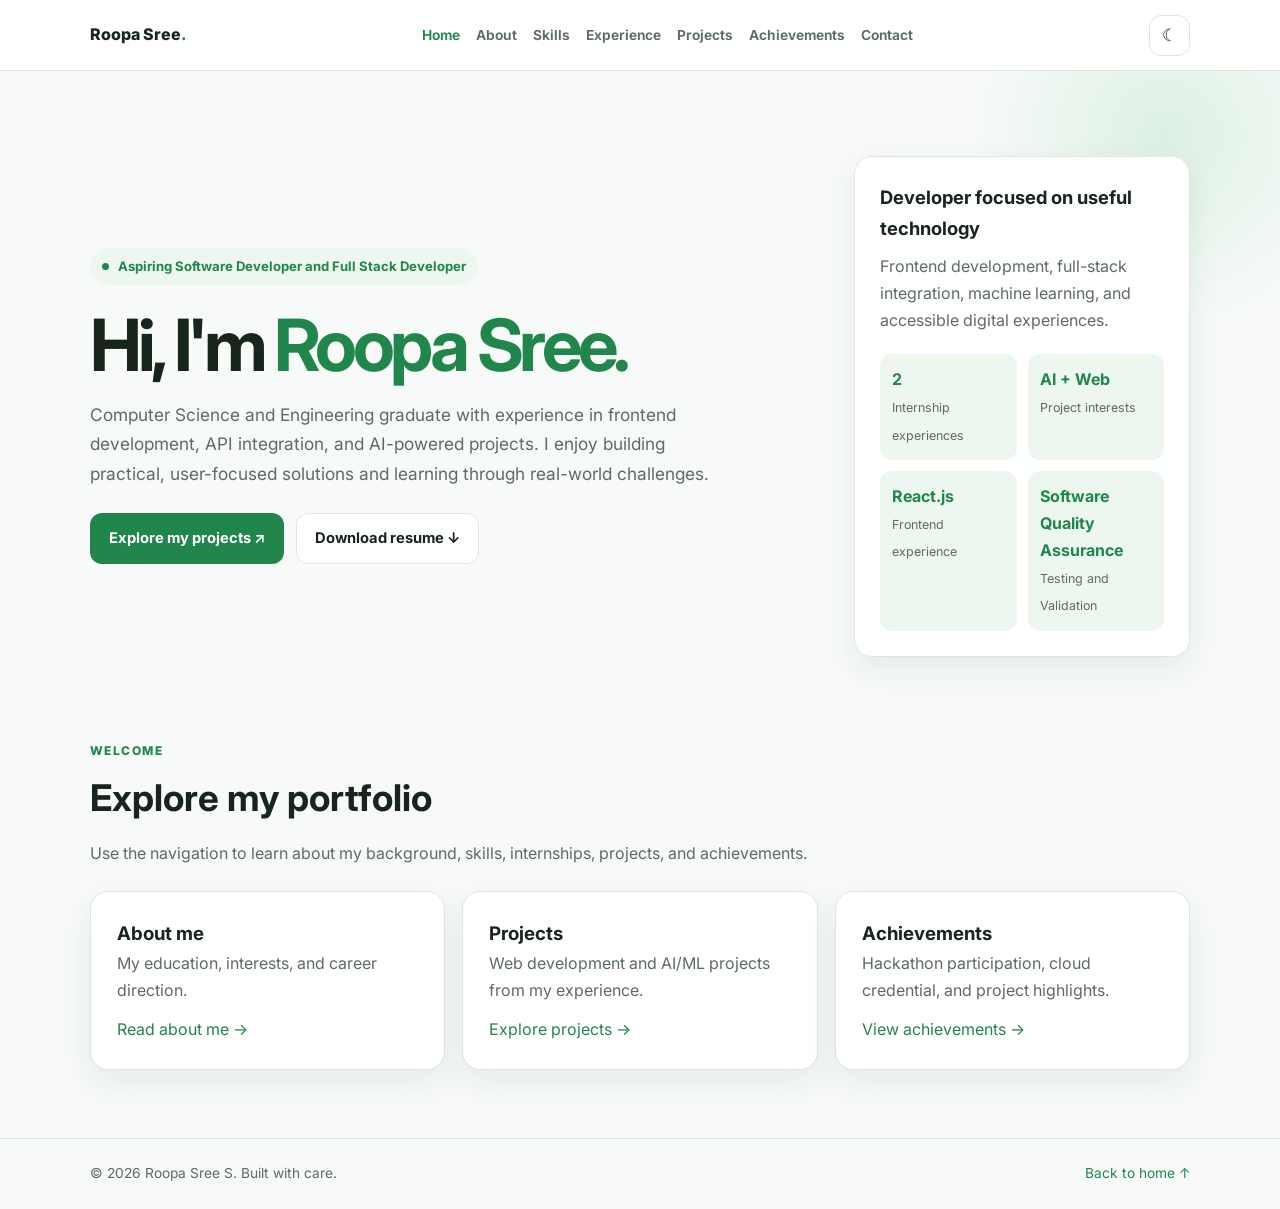
<file: roopa_multi_page_portfolio/index.html>
<!DOCTYPE html>
<html lang="en"><head>
<meta charset="UTF-8"><meta name="viewport" content="width=device-width, initial-scale=1.0">
<meta name="description" content="Portfolio of Roopa Sree S., software developer interested in frontend development, AI and machine learning.">
<title>Index | Roopa Sree S.</title>
<link rel="preconnect" href="https://fonts.googleapis.com"><link rel="preconnect" href="https://fonts.gstatic.com" crossorigin>
<link href="https://fonts.googleapis.com/css2?family=Inter:wght@400;500;600;700;800&display=swap" rel="stylesheet">
<link rel="stylesheet" href="css/style.css"><script src="js/main.js" defer></script></head><body>
<header class="site-header"><nav class="container nav-wrap" aria-label="Main navigation">
<a class="brand" href="index.html">Roopa Sree<span>.</span></a>
<ul class="nav-links" id="navLinks">
<li><a href="index.html">Home</a></li><li><a href="about.html">About</a></li>
<li><a href="skills.html">Skills</a></li>
<li><a href="experience.html">Experience</a>
</li><li><a href="projects.html">Projects</a>
</li><li><a href="achievements.html">Achievements</a>
</li><li><a href="contact.html">Contact</a></li>
</ul><div class="nav-actions"><button class="icon-btn" id="themeToggle" type="button" aria-label="Switch theme">☾</button><button class="menu-btn" id="menuToggle" type="button" aria-label="Open navigation menu" aria-expanded="false" aria-controls="navLinks">☰</button></div></nav></header><main>

<section class="hero"><div class="container hero-grid"><div class="reveal"><span class="eyebrow">Aspiring Software Developer and Full Stack Developer</span><h1>Hi, I'm <span class="highlight">Roopa Sree.</span></h1><p class="hero-copy">Computer Science and Engineering graduate with experience in frontend development, API integration, and AI-powered projects. I enjoy building practical, user-focused solutions and learning through real-world challenges.</p><div class="hero-buttons"><a class="btn btn-primary" href="projects.html">Explore my projects ↗</a><a class="btn btn-secondary" href="ROOPA SREE_I.pdf" download>Download resume ↓</a></div></div><aside class="hero-card reveal"><h2>Developer focused on useful technology</h2><p>Frontend development, full-stack integration, machine learning, and accessible digital experiences.</p><div class="quick-facts"><div class="fact"><strong>2</strong><span>Internship experiences</span></div><div class="fact"><strong>AI + Web</strong><span>Project interests</span></div><div class="fact"><strong>React.js</strong><span>Frontend experience</span></div><div class="fact"><strong>Software Quality Assurance</strong><span>Testing and Validation</span></div></div></aside></div></section>
<section class="content-section"><div class="container"><div class="section-heading"><p class="kicker">Welcome</p><h2 class="section-title">Explore my portfolio</h2><p class="section-intro">Use the navigation to learn about my background, skills, internships, projects, and achievements.</p></div><div class="grid grid-3"><article class="panel"><h3>About me</h3><p>My education, interests, and career direction.</p><p style="margin-top:12px"><a href="about.html">Read about me →</a></p></article><article class="panel"><h3>Projects</h3><p>Web development and AI/ML projects from my experience.</p><p style="margin-top:12px"><a href="projects.html">Explore projects →</a></p></article><article class="panel"><h3>Achievements</h3><p>Hackathon participation, cloud credential, and project highlights.</p><p style="margin-top:12px"><a href="achievements.html">View achievements →</a></p></article></div></div></section></main><footer class="site-footer"><div class="container footer-inner"><span>© <span id="year"></span> Roopa Sree S. Built with care.</span><a href="index.html">Back to home ↑</a></div></footer></body></html>
</file>
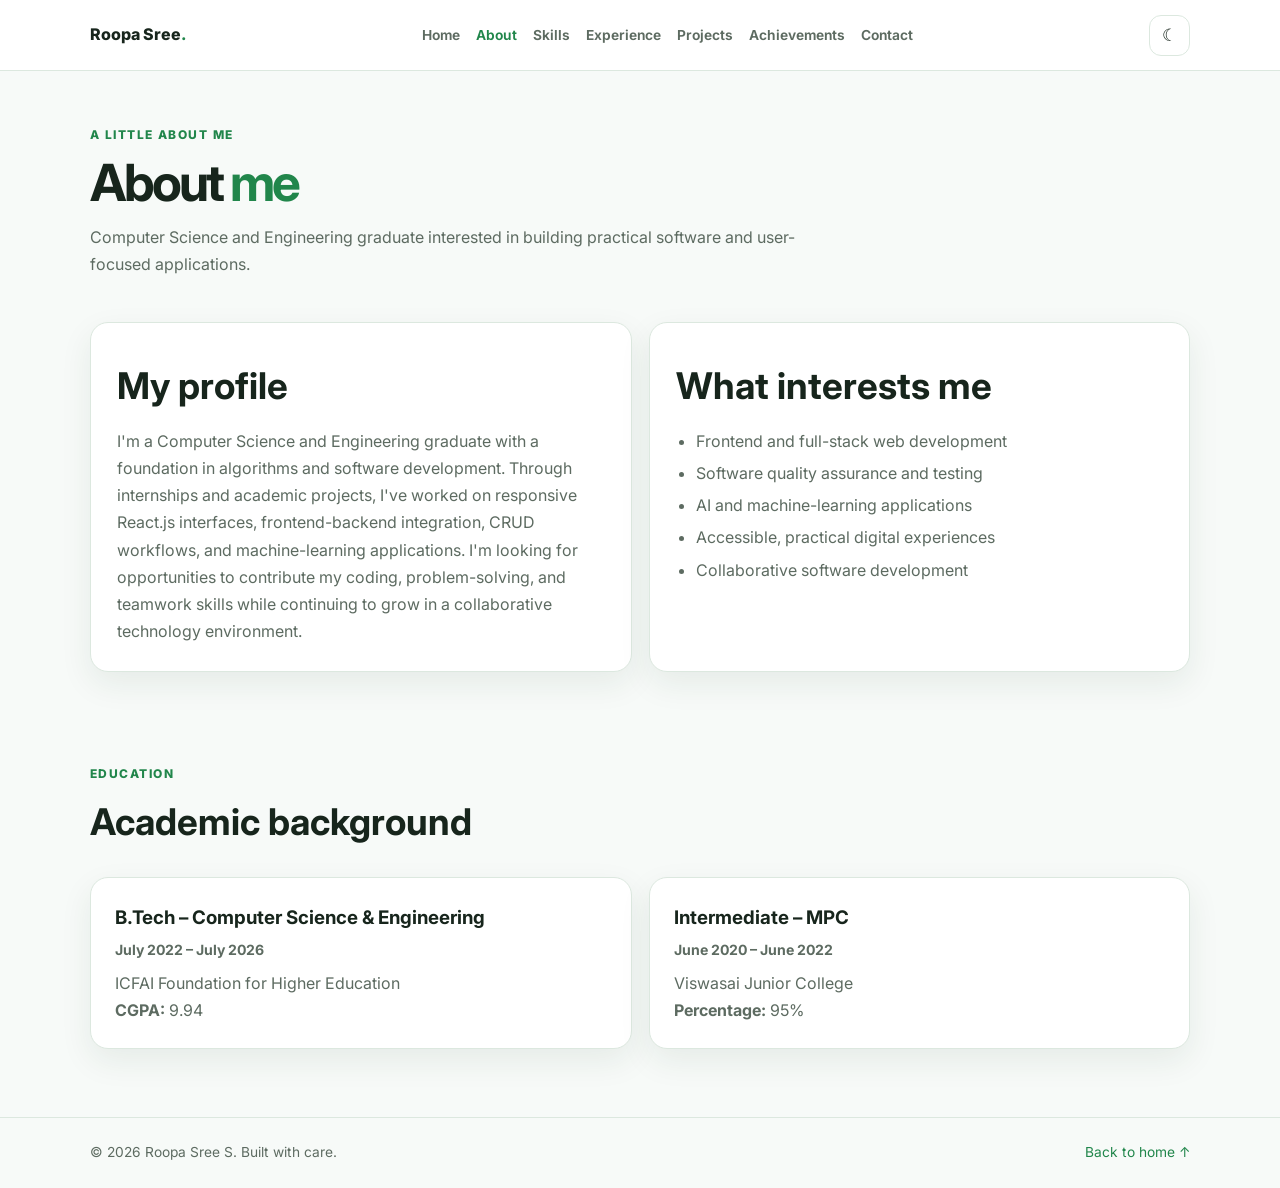
<file: roopa_multi_page_portfolio/about.html>
<!DOCTYPE html>
<html lang="en"><head>
<meta charset="UTF-8"><meta name="viewport" content="width=device-width, initial-scale=1.0">
<meta name="description" content="Portfolio of Roopa Sree S., software developer interested in frontend development, AI and machine learning.">
<title>About | Roopa Sree S.</title>
<link rel="preconnect" href="https://fonts.googleapis.com"><link rel="preconnect" href="https://fonts.gstatic.com" crossorigin>
<link href="https://fonts.googleapis.com/css2?family=Inter:wght@400;500;600;700;800&display=swap" rel="stylesheet">
<link rel="stylesheet" href="css/style.css"><script src="js/main.js" defer></script></head><body>
<header class="site-header"><nav class="container nav-wrap" aria-label="Main navigation">
<a class="brand" href="index.html">Roopa Sree<span>.</span></a><ul class="nav-links" id="navLinks">
<li><a href="index.html">Home</a></li><li><a href="about.html">About</a></li><li><a href="skills.html">Skills</a></li><li><a href="experience.html">Experience</a></li><li><a href="projects.html">Projects</a></li><li><a href="achievements.html">Achievements</a></li><li><a href="contact.html">Contact</a></li>
</ul><div class="nav-actions"><button class="icon-btn" id="themeToggle" type="button" aria-label="Switch theme">☾</button><button class="menu-btn" id="menuToggle" type="button" aria-label="Open navigation menu" aria-expanded="false" aria-controls="navLinks">☰</button></div></nav></header><main>

<section class="page-intro"><div class="container"><p class="kicker">A little about me</p><h1 class="page-title">About <span class="highlight">me</span></h1><p class="page-description">Computer Science and Engineering graduate interested in building practical software and user-focused applications.</p></div></section><section class="content-section"><div class="container grid"><article class="panel"><h2 class="section-title">My profile</h2><p>I'm a Computer Science and Engineering graduate with a foundation in algorithms and software development. Through internships and academic projects, I've worked on responsive React.js interfaces, frontend-backend integration, CRUD workflows, and machine-learning applications. I'm looking for opportunities to contribute my coding, problem-solving, and teamwork skills while continuing to grow in a collaborative technology environment.</p></article><article class="panel"><h2 class="section-title">What interests me</h2><ul class="detail-list"><li>Frontend and full-stack web development</li><li>Software quality assurance and testing</li><li>AI and machine-learning applications</li><li>Accessible, practical digital experiences</li><li>Collaborative software development</li></ul></article></div></section><section class="content-section"><div class="container"><div class="section-heading"><p class="kicker">Education</p><h2 class="section-title">Academic background</h2></div><div class="grid"><article class="panel education-card"><h3>B.Tech – Computer Science &amp; Engineering</h3><p class="education-date">July 2022 – July 2026</p><p>ICFAI Foundation for Higher Education</p><p><strong>CGPA:</strong> 9.94</p></article><article class="panel education-card"><h3>Intermediate – MPC</h3><p class="education-date">June 2020 – June 2022</p><p>Viswasai Junior College</p><p><strong>Percentage:</strong> 95%</p></article></div></div></section></main><footer class="site-footer"><div class="container footer-inner"><span>© <span id="year"></span> Roopa Sree S. Built with care.</span><a href="index.html">Back to home ↑</a></div></footer></body></html>
</file>
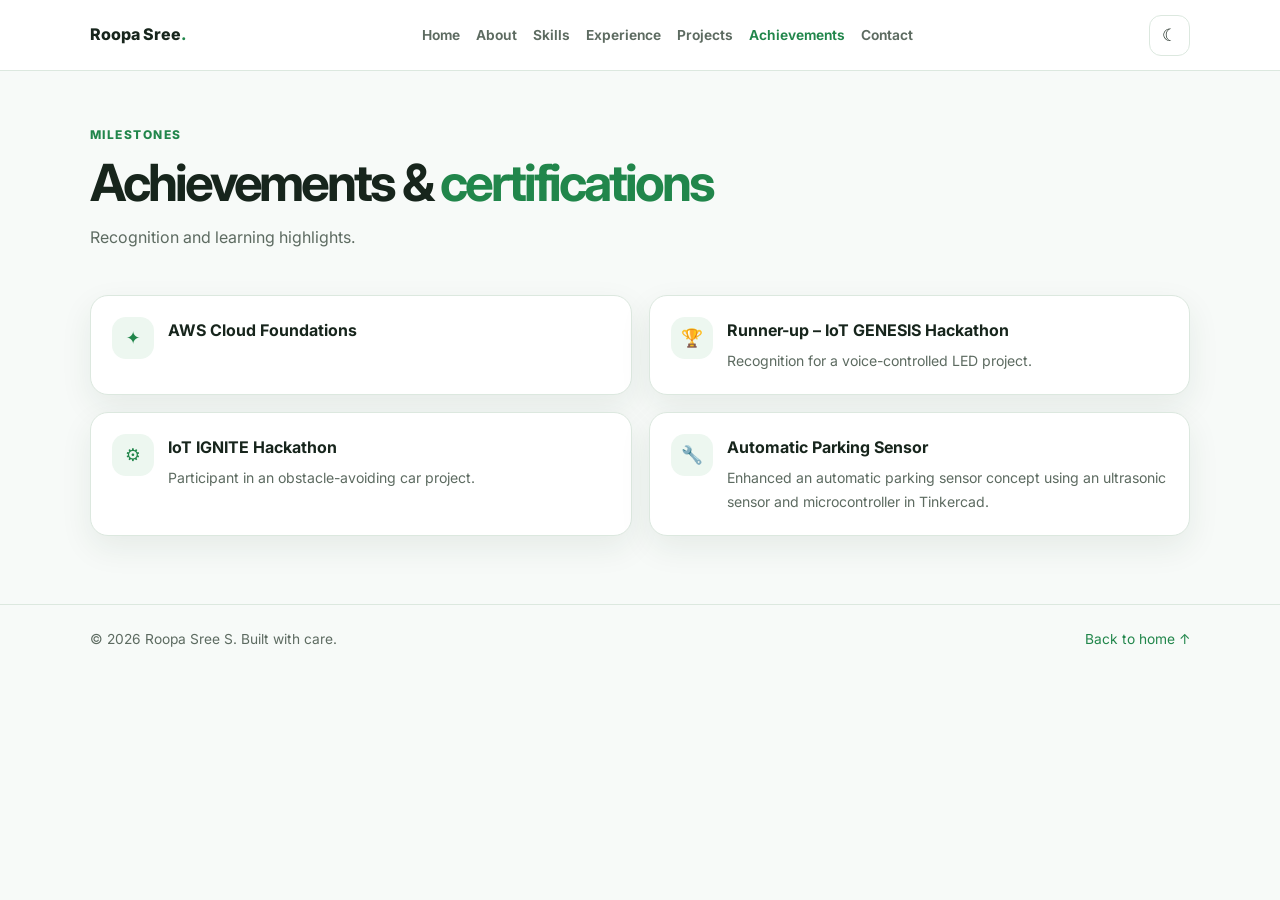
<file: roopa_multi_page_portfolio/achievements.html>
<!DOCTYPE html>
<html lang="en"><head>
<meta charset="UTF-8"><meta name="viewport" content="width=device-width, initial-scale=1.0">
<meta name="description" content="Portfolio of Roopa Sree S., software developer interested in frontend development, AI and machine learning.">
<title>Achievements | Roopa Sree S.</title>
<link rel="preconnect" href="https://fonts.googleapis.com"><link rel="preconnect" href="https://fonts.gstatic.com" crossorigin>
<link href="https://fonts.googleapis.com/css2?family=Inter:wght@400;500;600;700;800&display=swap" rel="stylesheet">
<link rel="stylesheet" href="css/style.css"><script src="js/main.js" defer></script></head><body>
<header class="site-header"><nav class="container nav-wrap" aria-label="Main navigation">
<a class="brand" href="index.html">Roopa Sree<span>.</span></a><ul class="nav-links" id="navLinks">
<li><a href="index.html">Home</a></li><li><a href="about.html">About</a></li><li><a href="skills.html">Skills</a></li><li><a href="experience.html">Experience</a></li><li><a href="projects.html">Projects</a></li><li><a href="achievements.html">Achievements</a></li><li><a href="contact.html">Contact</a></li>
</ul><div class="nav-actions"><button class="icon-btn" id="themeToggle" type="button" aria-label="Switch theme">☾</button><button class="menu-btn" id="menuToggle" type="button" aria-label="Open navigation menu" aria-expanded="false" aria-controls="navLinks">☰</button></div></nav></header><main>

<section class="page-intro"><div class="container"><p class="kicker">Milestones</p><h1 class="page-title">Achievements &amp; <span class="highlight">certifications</span></h1><p class="page-description">Recognition and learning highlights.</p></div></section>
<section class="content-section"><div class="container grid">
    <article class="card achievement"><div class="achievement-icon">✦</div><div><h2>AWS Cloud Foundations</h2></div></article>
    <article class="card achievement"><div class="achievement-icon">🏆</div><div><h2>Runner-up – IoT GENESIS Hackathon</h2><p>Recognition for a voice-controlled LED project.</p></div></article>
    <article class="card achievement"><div class="achievement-icon">⚙</div><div><h2>IoT IGNITE Hackathon</h2><p>Participant in an obstacle-avoiding car project.</p></div></article>
    <article class="card achievement"><div class="achievement-icon">🔧</div><div><h2>Automatic Parking Sensor</h2><p>Enhanced an automatic parking sensor concept using an ultrasonic sensor and microcontroller in Tinkercad.</p></div></article>
    </section>
</main><footer class="site-footer"><div class="container footer-inner"><span>© <span id="year"></span> Roopa Sree S. Built with care.</span><a href="index.html">Back to home ↑</a></div></footer></body></html>
</file>
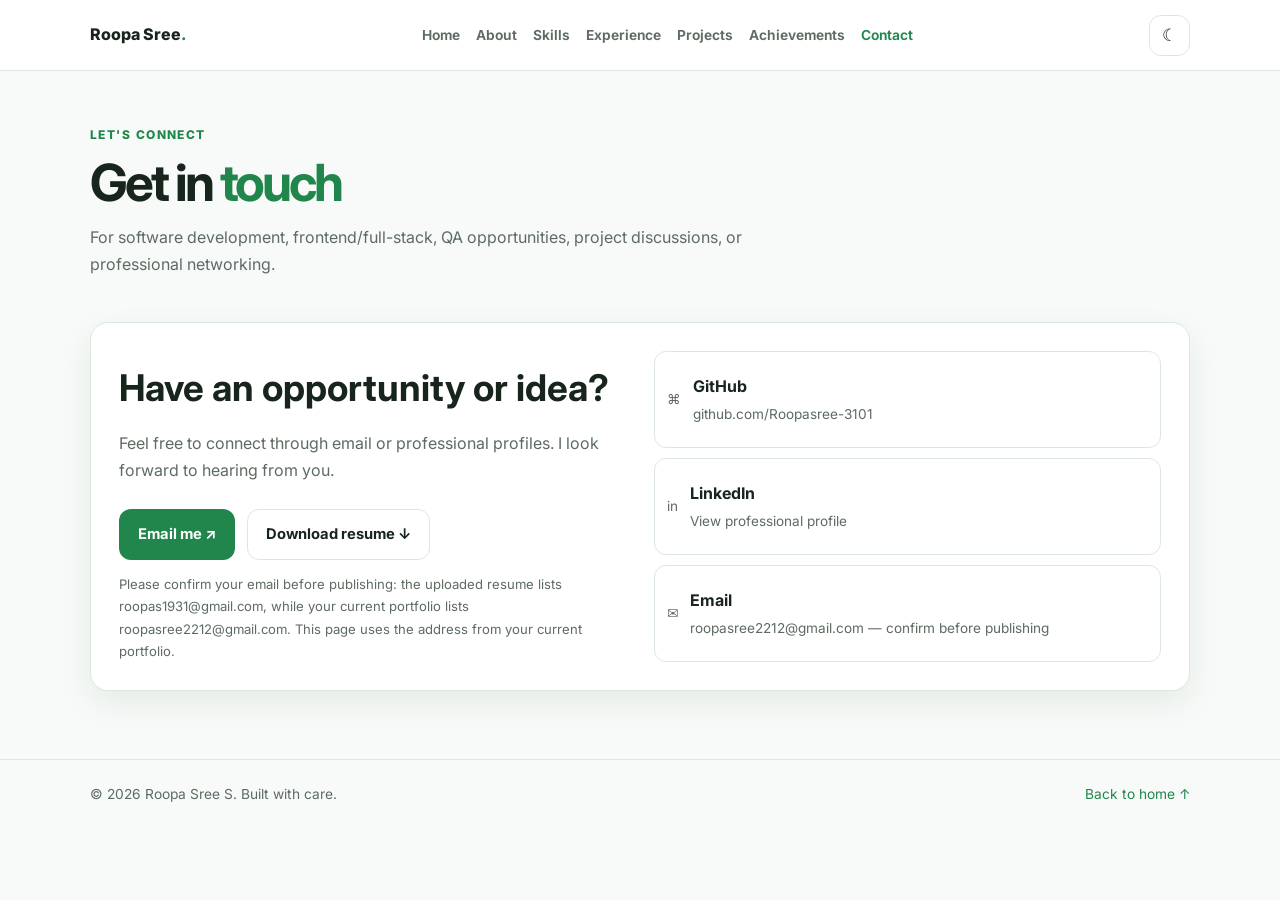
<file: roopa_multi_page_portfolio/contact.html>
<!DOCTYPE html>
<html lang="en"><head>
<meta charset="UTF-8"><meta name="viewport" content="width=device-width, initial-scale=1.0">
<meta name="description" content="Portfolio of Roopa Sree S., software developer interested in frontend development, AI and machine learning.">
<title>Contact | Roopa Sree S.</title>
<link rel="preconnect" href="https://fonts.googleapis.com"><link rel="preconnect" href="https://fonts.gstatic.com" crossorigin>
<link href="https://fonts.googleapis.com/css2?family=Inter:wght@400;500;600;700;800&display=swap" rel="stylesheet">
<link rel="stylesheet" href="css/style.css"><script src="js/main.js" defer></script></head><body>
<header class="site-header"><nav class="container nav-wrap" aria-label="Main navigation">
<a class="brand" href="index.html">Roopa Sree<span>.</span></a><ul class="nav-links" id="navLinks">
<li><a href="index.html">Home</a></li><li><a href="about.html">About</a></li><li><a href="skills.html">Skills</a></li><li><a href="experience.html">Experience</a></li><li><a href="projects.html">Projects</a></li><li><a href="achievements.html">Achievements</a></li><li><a href="contact.html">Contact</a></li>
</ul><div class="nav-actions"><button class="icon-btn" id="themeToggle" type="button" aria-label="Switch theme">☾</button><button class="menu-btn" id="menuToggle" type="button" aria-label="Open navigation menu" aria-expanded="false" aria-controls="navLinks">☰</button></div></nav></header><main>

<section class="page-intro"><div class="container"><p class="kicker">Let's connect</p><h1 class="page-title">Get in <span class="highlight">touch</span></h1><p class="page-description">For software development, frontend/full-stack, QA opportunities, project discussions, or professional networking.</p></div></section><section class="content-section"><div class="container"><div class="contact-panel"><div><h2 class="section-title">Have an opportunity or idea?</h2><p>Feel free to connect through email or professional profiles. I look forward to hearing from you.</p><div class="hero-buttons"><a class="btn btn-primary" href="mailto:roopasree2212@gmail.com">Email me ↗</a><a class="btn btn-secondary" href="ROOPA SREE_I.pdf" download>Download resume ↓</a></div><p class="note">Please confirm your email before publishing: the uploaded resume lists roopas1931@gmail.com, while your current portfolio lists roopasree2212@gmail.com. This page uses the address from your current portfolio.</p></div><div class="contact-links"><a class="contact-link" href="https://github.com/Roopasree-3101" target="_blank" rel="noopener noreferrer"><span>⌘</span><div><strong>GitHub</strong><br><span>github.com/Roopasree-3101</span></div></a><a class="contact-link" href="https://www.linkedin.com/in/roopa-sree-sunnapusetty-77b730294" target="_blank" rel="noopener noreferrer"><span>in</span><div><strong>LinkedIn</strong><br><span>View professional profile</span></div></a><a class="contact-link" href="mailto:roopasree2212@gmail.com"><span>✉</span><div><strong>Email</strong><br><span>roopasree2212@gmail.com — confirm before publishing</span></div></a></div></div></div></section></main><footer class="site-footer"><div class="container footer-inner"><span>© <span id="year"></span> Roopa Sree S. Built with care.</span><a href="index.html">Back to home ↑</a></div></footer></body></html>
</file>
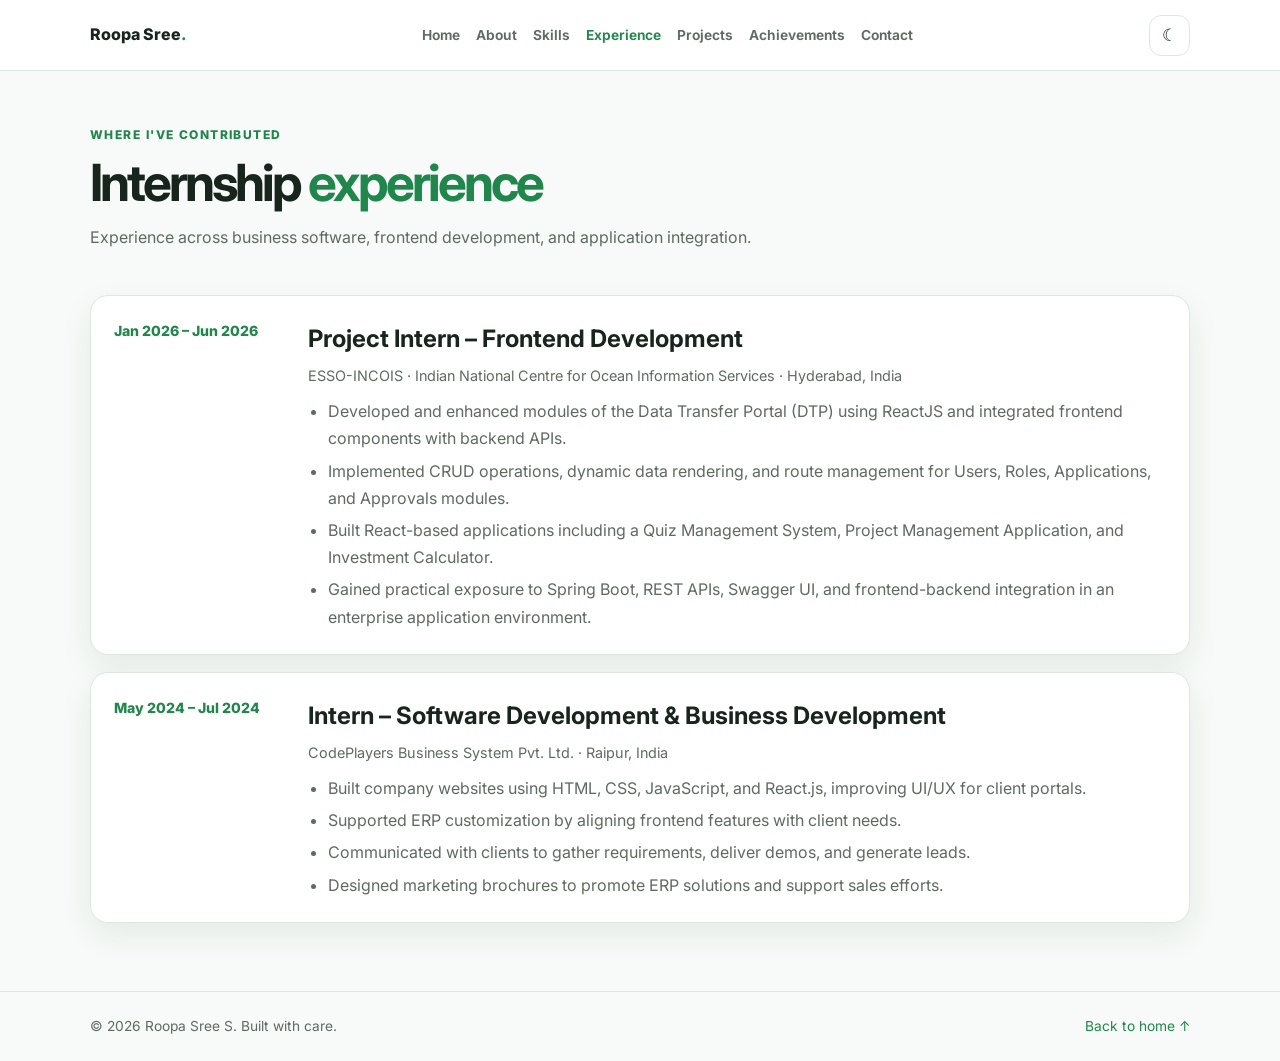
<file: roopa_multi_page_portfolio/experience.html>
<!DOCTYPE html>
<html lang="en"><head>
<meta charset="UTF-8"><meta name="viewport" content="width=device-width, initial-scale=1.0">
<meta name="description" content="Portfolio of Roopa Sree S., software developer interested in frontend development, AI and machine learning.">
<title>Experience | Roopa Sree S.</title>
<link rel="preconnect" href="https://fonts.googleapis.com"><link rel="preconnect" href="https://fonts.gstatic.com" crossorigin>
<link href="https://fonts.googleapis.com/css2?family=Inter:wght@400;500;600;700;800&display=swap" rel="stylesheet">
<link rel="stylesheet" href="css/style.css"><script src="js/main.js" defer></script></head><body>
<header class="site-header"><nav class="container nav-wrap" aria-label="Main navigation">
<a class="brand" href="index.html">Roopa Sree<span>.</span></a><ul class="nav-links" id="navLinks">
<li><a href="index.html">Home</a></li><li><a href="about.html">About</a></li><li><a href="skills.html">Skills</a></li><li><a href="experience.html">Experience</a></li><li><a href="projects.html">Projects</a></li><li><a href="achievements.html">Achievements</a></li><li><a href="contact.html">Contact</a></li>
</ul><div class="nav-actions"><button class="icon-btn" id="themeToggle" type="button" aria-label="Switch theme">☾</button><button class="menu-btn" id="menuToggle" type="button" aria-label="Open navigation menu" aria-expanded="false" aria-controls="navLinks">☰</button></div></nav></header><main>

<section class="page-intro"><div class="container"><p class="kicker">Where I've contributed</p><h1 class="page-title">Internship <span class="highlight">experience</span></h1><p class="page-description">Experience across business software, frontend development, and application integration.</p></div></section><section class="content-section"><div class="container timeline"><article class="timeline-item"><div class="timeline-date">Jan 2026 – Jun 2026</div><div><h2>Project Intern – Frontend Development</h2><p class="role">ESSO-INCOIS · Indian National Centre for Ocean Information Services · Hyderabad, India</p><ul class="detail-list"><li>Developed and enhanced modules of the Data Transfer Portal (DTP) using ReactJS and integrated frontend components with backend APIs.</li><li>Implemented CRUD operations, dynamic data rendering, and route management for Users, Roles, Applications, and Approvals modules.</li><li>Built React-based applications including a Quiz Management System, Project Management Application, and Investment Calculator.</li><li>Gained practical exposure to Spring Boot, REST APIs, Swagger UI, and frontend-backend integration in an enterprise application environment.</li></ul></div></article><article class="timeline-item"><div class="timeline-date">May 2024 – Jul 2024</div><div><h2>Intern – Software Development &amp; Business Development</h2><p class="role">CodePlayers Business System Pvt. Ltd. · Raipur, India</p><ul class="detail-list"><li>Built company websites using HTML, CSS, JavaScript, and React.js, improving UI/UX for client portals.</li><li>Supported ERP customization by aligning frontend features with client needs.</li><li>Communicated with clients to gather requirements, deliver demos, and generate leads.</li><li>Designed marketing brochures to promote ERP solutions and support sales efforts.</li></ul></div></article></div></section></main><footer class="site-footer"><div class="container footer-inner"><span>© <span id="year"></span> Roopa Sree S. Built with care.</span><a href="index.html">Back to home ↑</a></div></footer></body></html>
</file>
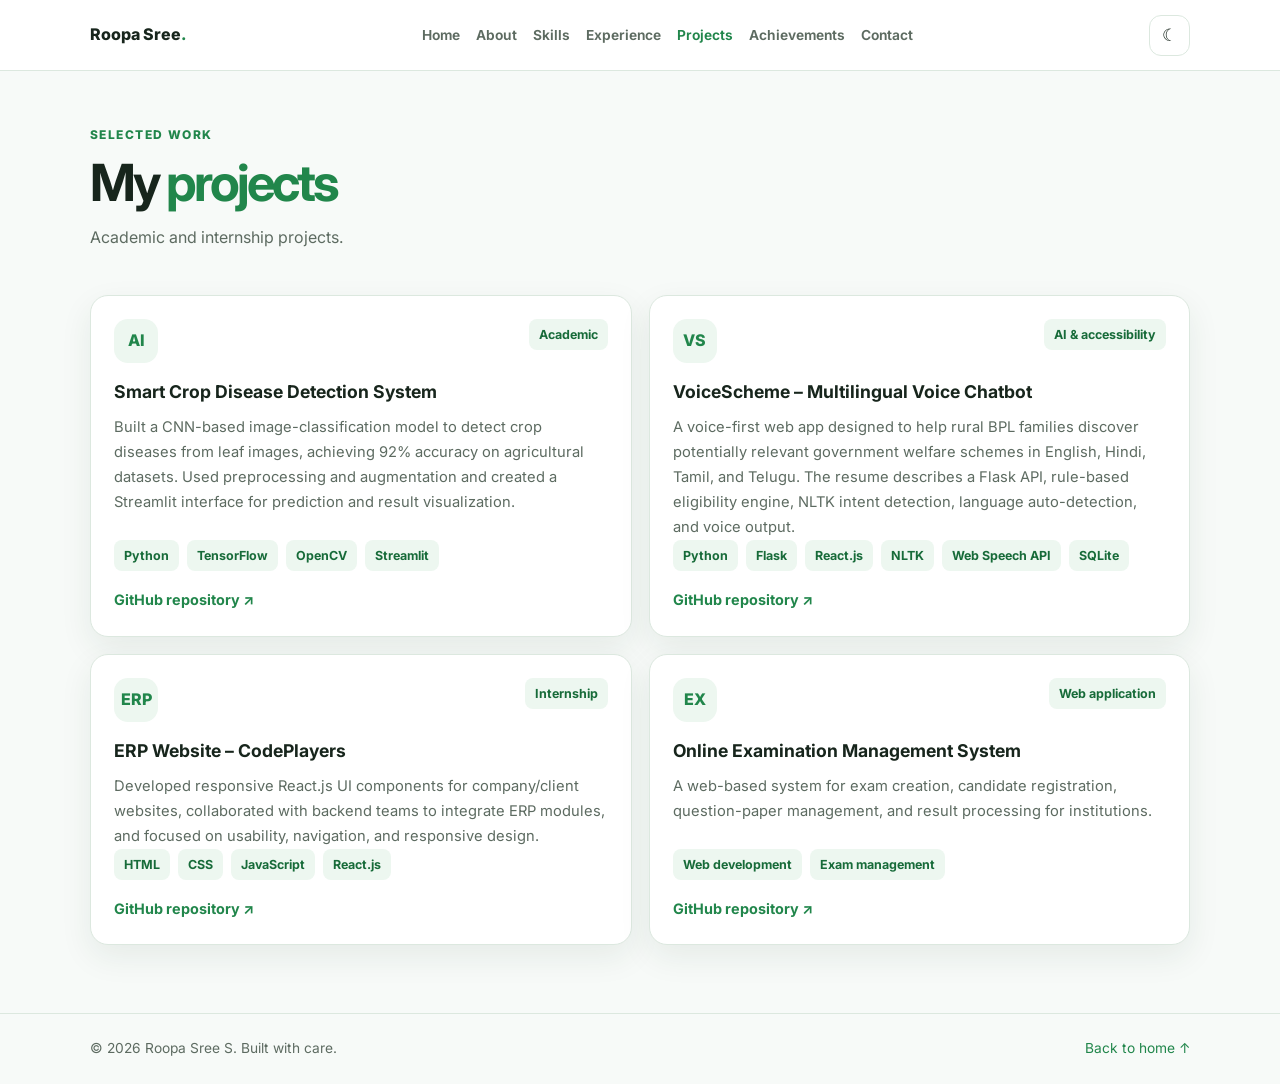
<file: roopa_multi_page_portfolio/projects.html>
<!DOCTYPE html>
<html lang="en"><head>
<meta charset="UTF-8"><meta name="viewport" content="width=device-width, initial-scale=1.0">
<meta name="description" content="Portfolio of Roopa Sree S., software developer interested in frontend development, AI and machine learning.">
<title>Projects | Roopa Sree S.</title>
<link rel="preconnect" href="https://fonts.googleapis.com"><link rel="preconnect" href="https://fonts.gstatic.com" crossorigin>
<link href="https://fonts.googleapis.com/css2?family=Inter:wght@400;500;600;700;800&display=swap" rel="stylesheet">
<link rel="stylesheet" href="css/style.css"><script src="js/main.js" defer></script></head><body>
<header class="site-header"><nav class="container nav-wrap" aria-label="Main navigation">
<a class="brand" href="index.html">Roopa Sree<span>.</span></a><ul class="nav-links" id="navLinks">
<li><a href="index.html">Home</a></li><li><a href="about.html">About</a></li><li><a href="skills.html">Skills</a></li><li><a href="experience.html">Experience</a></li><li><a href="projects.html">Projects</a></li><li><a href="achievements.html">Achievements</a></li><li><a href="contact.html">Contact</a></li>
</ul><div class="nav-actions"><button class="icon-btn" id="themeToggle" type="button" aria-label="Switch theme">☾</button><button class="menu-btn" id="menuToggle" type="button" aria-label="Open navigation menu" aria-expanded="false" aria-controls="navLinks">☰</button></div></nav></header><main>

<section class="page-intro"><div class="container"><p class="kicker">Selected work</p><h1 class="page-title">My <span class="highlight">projects</span></h1><p class="page-description">Academic and internship projects.</p></div></section><section class="content-section"><div class="container grid">
    <article class="card project-card"><div class="project-top"><div class="project-icon">AI</div><span class="tag">Academic</span></div><h2>Smart Crop Disease Detection System</h2><p>Built a CNN-based image-classification model to detect crop diseases from leaf images, achieving 92% accuracy on agricultural datasets. Used preprocessing and augmentation and created a Streamlit interface for prediction and result visualization.</p><div class="tag-list"><span class="tag">Python</span><span class="tag">TensorFlow</span><span class="tag">OpenCV</span><span class="tag">Streamlit</span></div><div class="project-links"><a href="https://github.com/Roopasree-3101/Smart-crop-disease-detection-system" target="_blank" rel="noopener noreferrer">GitHub repository ↗</a></div></article>
    <article class="card project-card"><div class="project-top"><div class="project-icon">VS</div><span class="tag">AI &amp; accessibility</span></div><h2>VoiceScheme – Multilingual Voice Chatbot</h2><p>A voice-first web app designed to help rural BPL families discover potentially relevant government welfare schemes in English, Hindi, Tamil, and Telugu. The resume describes a Flask API, rule-based eligibility engine, NLTK intent detection, language auto-detection, and voice output.</p><div class="tag-list"><span class="tag">Python</span><span class="tag">Flask</span><span class="tag">React.js</span><span class="tag">NLTK</span><span class="tag">Web Speech API</span><span class="tag">SQLite</span></div><div class="project-links"><a href="https://github.com/Roopasree-3101/Book_Chapter" target="_blank" rel="noopener noreferrer">GitHub repository ↗</a></div></article>
    <article class="card project-card"><div class="project-top"><div class="project-icon">ERP</div><span class="tag">Internship</span></div><h2>ERP Website – CodePlayers</h2><p>Developed responsive React.js UI components for company/client websites, collaborated with backend teams to integrate ERP modules, and focused on usability, navigation, and responsive design.</p><div class="tag-list"><span class="tag">HTML</span><span class="tag">CSS</span><span class="tag">JavaScript</span><span class="tag">React.js</span></div><div class="project-links"><a href="https://github.com/Roopasree-3101/Internship-Project-Codeplayers-business-System-PVTLTD" target="_blank" rel="noopener noreferrer">GitHub repository ↗</a></div></article>
    <article class="card project-card"><div class="project-top"><div class="project-icon">EX</div><span class="tag">Web application</span></div><h2>Online Examination Management System</h2><p>A web-based system for exam creation, candidate registration, question-paper management, and result processing for institutions.</p><div class="tag-list"><span class="tag">Web development</span><span class="tag">Exam management</span></div><div class="project-links"><a href="https://github.com/Roopasree-3101/online-Examination-management-system" target="_blank" rel="noopener noreferrer">GitHub repository ↗</a></div></article></div></section>
</main><footer class="site-footer"><div class="container footer-inner"><span>© <span id="year"></span> Roopa Sree S. Built with care.</span><a href="index.html">Back to home ↑</a></div></footer></body></html>
</file>
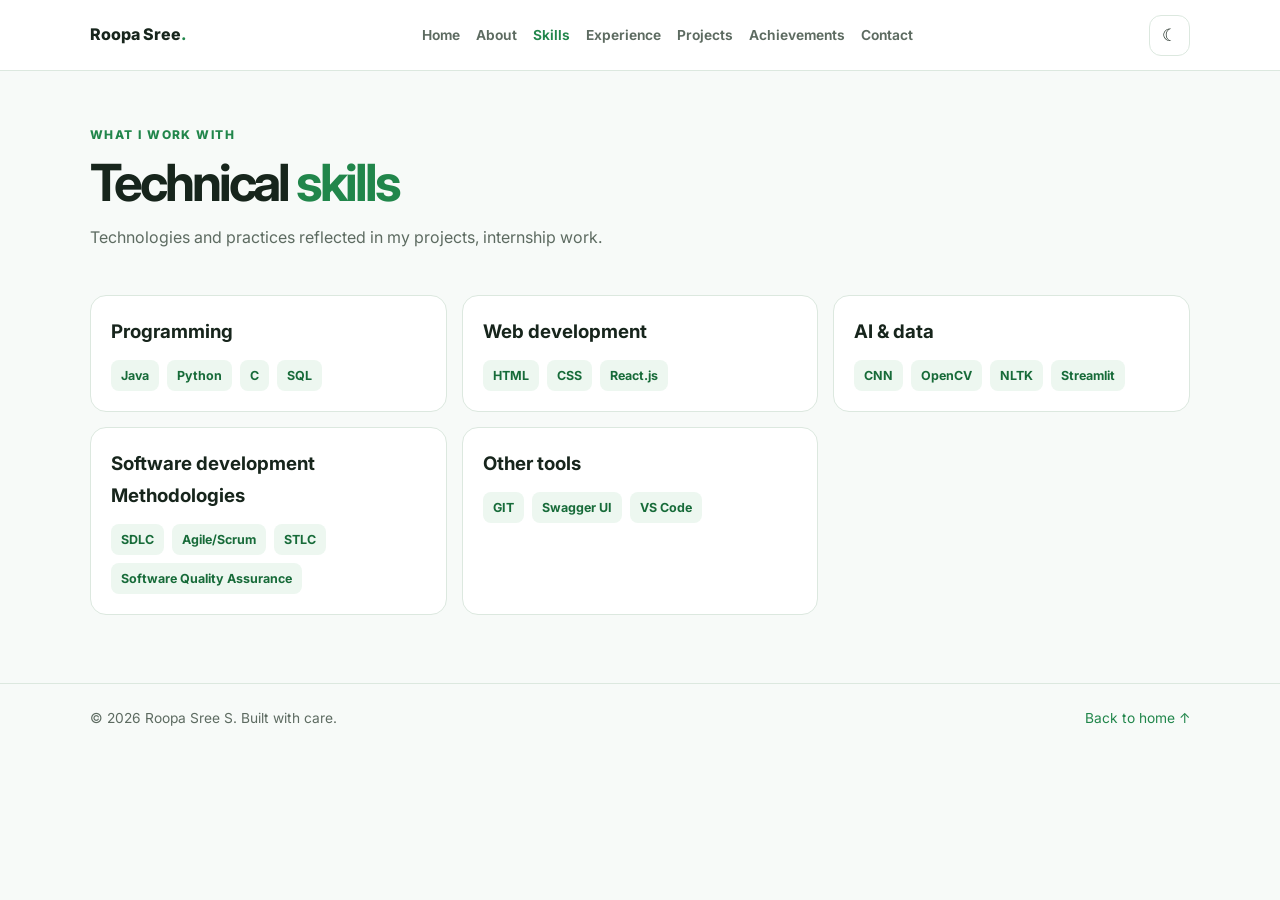
<file: roopa_multi_page_portfolio/skills.html>
<!DOCTYPE html>
<html lang="en"><head>
<meta charset="UTF-8"><meta name="viewport" content="width=device-width, initial-scale=1.0">
<meta name="description" content="Portfolio of Roopa Sree S., software developer interested in frontend development, AI and machine learning.">
<title>Skills | Roopa Sree S.</title>
<link rel="preconnect" href="https://fonts.googleapis.com"><link rel="preconnect" href="https://fonts.gstatic.com" crossorigin>
<link href="https://fonts.googleapis.com/css2?family=Inter:wght@400;500;600;700;800&display=swap" rel="stylesheet">
<link rel="stylesheet" href="css/style.css"><script src="js/main.js" defer></script></head><body>
<header class="site-header"><nav class="container nav-wrap" aria-label="Main navigation">
<a class="brand" href="index.html">Roopa Sree<span>.</span></a><ul class="nav-links" id="navLinks">
<li><a href="index.html">Home</a></li><li><a href="about.html">About</a></li><li><a href="skills.html">Skills</a></li><li><a href="experience.html">Experience</a></li><li><a href="projects.html">Projects</a></li><li><a href="achievements.html">Achievements</a></li><li><a href="contact.html">Contact</a></li>
</ul><div class="nav-actions"><button class="icon-btn" id="themeToggle" type="button" aria-label="Switch theme">☾</button><button class="menu-btn" id="menuToggle" type="button" aria-label="Open navigation menu" aria-expanded="false" aria-controls="navLinks">☰</button></div></nav></header><main>

<section class="page-intro"><div class="container"><p class="kicker">What I work with</p><h1 class="page-title">Technical <span class="highlight">skills</span></h1><p class="page-description">Technologies and practices reflected in my projects, internship work.</p></div></section><section class="content-section"><div class="container skills-grid"><article class="skill-group"><h3>Programming</h3><div class="tag-list"><span class="tag">Java</span><span class="tag">Python</span><span class="tag">C</span><span class="tag">SQL</span></div></article>
    <article class="skill-group"><h3>Web development</h3><div class="tag-list"><span class="tag">HTML</span><span class="tag">CSS</span><span class="tag">React.js</span></div></article><article class="skill-group"><h3>AI &amp; data</h3><div class="tag-list"><span class="tag">CNN</span><span class="tag">OpenCV</span><span class="tag">NLTK</span><span class="tag">Streamlit</span></div>
    </article><article class="skill-group"><h3>Software development Methodologies</h3><div class="tag-list"><span class="tag">SDLC</span><span class="tag">Agile/Scrum</span><span class="tag">STLC</span><span class="tag">Software Quality Assurance</span></div>
    </article><article class="skill-group"><h3>Other tools</h3><div class="tag-list"><span class="tag">GIT</span><span class="tag">Swagger UI</span><span class="tag">VS Code</span></div></article></div><div class="container">
    </div></section>
</main><footer class="site-footer"><div class="container footer-inner"><span>© <span id="year"></span> Roopa Sree S. Built with care.</span><a href="index.html">Back to home ↑</a></div></footer></body></html>
</file>
<file: roopa_multi_page_portfolio/css/style.css>
:root{--bg:#f7faf8;
    --surface:#fff;
    --soft:#edf7f0;
    --text:#17251c;
    --muted:#5d6b61;
    --accent:#21864b;
    --accent2:#176b39;
    --border:#dce8df;
    --shadow:0 12px 32px rgba(28,70,43,.08);
    --header:rgba(255,255,255,.93)}
[data-theme=dark]{color-scheme:dark;
    --bg:#101713;
    --surface:#18221b;
    --soft:#1e3024
    ;--text:#edf7ef;
    --muted:#b2c2b6;
    --accent:#69d18d;
    --accent2:#8ce3a8;
    --border:#2c4032;
    --shadow:0 12px 32px rgba(0,0,0,.22);
    --header:rgba(16,23,19,.93)}
*{box-sizing:border-box;margin:0;padding:0}
html{scroll-behavior:smooth}
body{font-family:Inter,system-ui,sans-serif;background:var(--bg);color:var(--text);line-height:1.7;transition:background .25s,color .25s}a{color:var(--accent);text-decoration:none}a:hover{color:var(--accent2)}a:focus-visible,button:focus-visible{outline:3px solid var(--accent);outline-offset:3px}.container{width:min(1100px,calc(100% - 40px));margin:auto}
.site-header{position:sticky;top:0;z-index:10;background:var(--header);backdrop-filter:blur(14px);border-bottom:1px solid var(--border)}.nav-wrap{min-height:70px;display:flex;align-items:center;justify-content:space-between;gap:18px}.brand{color:var(--text);font-weight:800;white-space:nowrap}.brand span,.highlight{color:var(--accent)}.nav-links{display:flex;align-items:center;gap:16px;list-style:none}.nav-links a{font-size:.86rem;font-weight:650;color:var(--muted)}.nav-links a:hover,.nav-links a.active{color:var(--accent)}.nav-actions{display:flex;gap:8px}.icon-btn,.menu-btn{width:41px;height:41px;border:1px solid var(--border);border-radius:12px;background:var(--surface);color:var(--text);cursor:pointer;font-size:1.05rem}.menu-btn{display:none}
.hero{padding:85px 0 60px;position:relative;overflow:hidden}.hero:before{content:"";position:absolute;width:390px;height:390px;border-radius:50%;background:radial-gradient(circle,rgba(61,178,103,.14),transparent 70%);top:-130px;right:-80px;pointer-events:none}.hero-grid{display:grid;grid-template-columns:1.5fr .7fr;gap:45px;align-items:center}.eyebrow{display:inline-flex;align-items:center;gap:9px;background:var(--soft);color:var(--accent);padding:7px 12px;border-radius:999px;font-size:.82rem;font-weight:700}.eyebrow:before{content:"";width:7px;height:7px;border-radius:50%;background:var(--accent)}h1{font-size:clamp(2.6rem,6vw,4.5rem);line-height:1.1;letter-spacing:-.06em;margin:20px 0 16px}.hero-copy{max-width:650px;color:var(--muted);font-size:1.08rem}.hero-buttons{display:flex;flex-wrap:wrap;gap:12px;margin-top:25px}.btn{display:inline-flex;align-items:center;justify-content:center;gap:8px;padding:12px 18px;border-radius:12px;font-weight:700;font-size:.92rem;border:1px solid transparent;transition:transform .2s}.btn:hover{transform:translateY(-2px)}.btn-primary{background:var(--accent);color:#fff}.btn-primary:hover{background:var(--accent2);color:#fff}.btn-secondary{border-color:var(--border);background:var(--surface);color:var(--text)}
.hero-card,.panel,.card,.timeline-item,.contact-panel{background:var(--surface);border:1px solid var(--border);border-radius:18px;box-shadow:var(--shadow)}.hero-card{padding:25px}.avatar,.project-icon,.achievement-icon{display:grid;place-items:center;background:var(--soft);color:var(--accent);font-weight:800;border-radius:14px}.avatar{width:75px;height:75px;font-size:1.5rem;margin-bottom:16px}.hero-card h2{font-size:1.15rem;margin-bottom:8px}.muted,.hero-card p{color:var(--muted)}.quick-facts{display:grid;grid-template-columns:1fr 1fr;gap:11px;margin-top:20px}.fact{background:var(--soft);padding:12px;border-radius:12px}.fact strong{display:block;color:var(--accent)}.fact span{font-size:.78rem;color:var(--muted)}
.page-intro{padding:54px 0 20px}.kicker{color:var(--accent);text-transform:uppercase;letter-spacing:.12em;font-size:.75rem;font-weight:800}.page-title{font-size:clamp(2rem,5vw,3.2rem);margin:7px 0 10px;line-height:1.2}.page-description,.section-intro{color:var(--muted);max-width:740px}.content-section{padding:24px 0 68px}.section-heading{margin-bottom:24px}.section-title{font-size:clamp(1.6rem,4vw,2.3rem);margin:6px 0 10px}.panel{padding:26px}.panel p{color:var(--muted)}.grid{display:grid;grid-template-columns:repeat(2,minmax(0,1fr));gap:17px}.grid-3{grid-template-columns:repeat(3,minmax(0,1fr))}.skills-grid{display:grid;grid-template-columns:repeat(3,minmax(0,1fr));gap:15px}.skill-group{padding:20px;border:1px solid var(--border);border-radius:16px;background:var(--surface)}.skill-group h3{margin-bottom:9px}.tag-list{display:flex;flex-wrap:wrap;gap:8px;margin-top:12px}.tag{display:inline-flex;background:var(--soft);color:var(--accent2);padding:5px 10px;border-radius:8px;font-size:.78rem;font-weight:700}[data-theme=dark] .tag{color:var(--accent)}
.timeline{display:grid;gap:17px}.timeline-item{padding:23px;display:grid;grid-template-columns:170px 1fr;gap:24px}.timeline-date{color:var(--accent);font-weight:800;font-size:.88rem}.role{color:var(--muted);font-size:.9rem;margin:4px 0 10px}.detail-list{padding-left:20px;color:var(--muted);margin-top:10px}.detail-list li+li{margin-top:5px}.project-card{padding:23px;display:flex;flex-direction:column}.project-top{display:flex;justify-content:space-between;align-items:flex-start;gap:12px;margin-bottom:14px}.project-icon{width:44px;height:44px;flex:0 0 44px}.project-card h2,.project-card h3{font-size:1.1rem;margin-bottom:8px}.project-card p{color:var(--muted);font-size:.92rem}.project-card .tag-list{margin-top:auto;margin-bottom:17px}.project-links{font-weight:700;font-size:.9rem}.achievement{padding:21px;display:flex;gap:14px;align-items:flex-start}.achievement-icon{width:42px;height:42px;flex:0 0 42px;font-size:1.1rem}.achievement h2,.achievement h3{font-size:1rem;margin-bottom:5px}.achievement p{font-size:.88rem;color:var(--muted)}.education-card{padding:24px}.education-date{color:var(--accent);font-weight:700;font-size:.88rem;margin:4px 0 8px}.contact-panel{padding:28px;display:grid;grid-template-columns:1fr 1fr;gap:28px}.contact-panel p{color:var(--muted)}.contact-links{display:grid;gap:10px}.contact-link{display:flex;align-items:center;gap:12px;padding:12px;border:1px solid var(--border);border-radius:12px;overflow-wrap:anywhere}.contact-link strong{color:var(--text)}.contact-link span{color:var(--muted);font-size:.85rem}.note{font-size:.82rem;color:var(--muted);margin-top:13px}.site-footer{border-top:1px solid var(--border);padding:23px 0;color:var(--muted);font-size:.86rem}.footer-inner{display:flex;justify-content:space-between;gap:12px;flex-wrap:wrap}.reveal{animation:appear .45s ease both}@keyframes appear{from{opacity:0;transform:translateY(8px)}to{opacity:1;transform:none}}@media(prefers-reduced-motion:reduce){*,*:before,*:after{animation-duration:.01ms!important;transition-duration:.01ms!important;scroll-behavior:auto!important}}
@media(max-width:980px){.nav-links{gap:10px}.nav-links a{font-size:.8rem}.skills-grid{grid-template-columns:repeat(2,minmax(0,1fr))}.grid-3{grid-template-columns:repeat(2,minmax(0,1fr))}}@media(max-width:760px){.nav-wrap{min-height:65px}.menu-btn{display:inline-block}.nav-links{display:none;position:absolute;top:65px;left:0;right:0;padding:14px 22px 20px;flex-direction:column;align-items:stretch;gap:0;background:var(--surface);border-bottom:1px solid var(--border);box-shadow:var(--shadow)}.nav-links.open{display:flex}.nav-links a{display:block;padding:9px 0;font-size:.95rem}.hero{padding:60px 0 42px}.hero-grid,.contact-panel{grid-template-columns:1fr;gap:23px}.timeline-item{grid-template-columns:1fr;gap:7px}.grid,.grid-3{grid-template-columns:1fr}.page-intro{padding-top:40px}}@media(max-width:480px){.container{width:min(100% - 28px,1100px)}.skills-grid{grid-template-columns:1fr}.hero-buttons .btn{width:100%}.panel,.project-card,.timeline-item,.contact-panel{padding:19px}}
</file>
